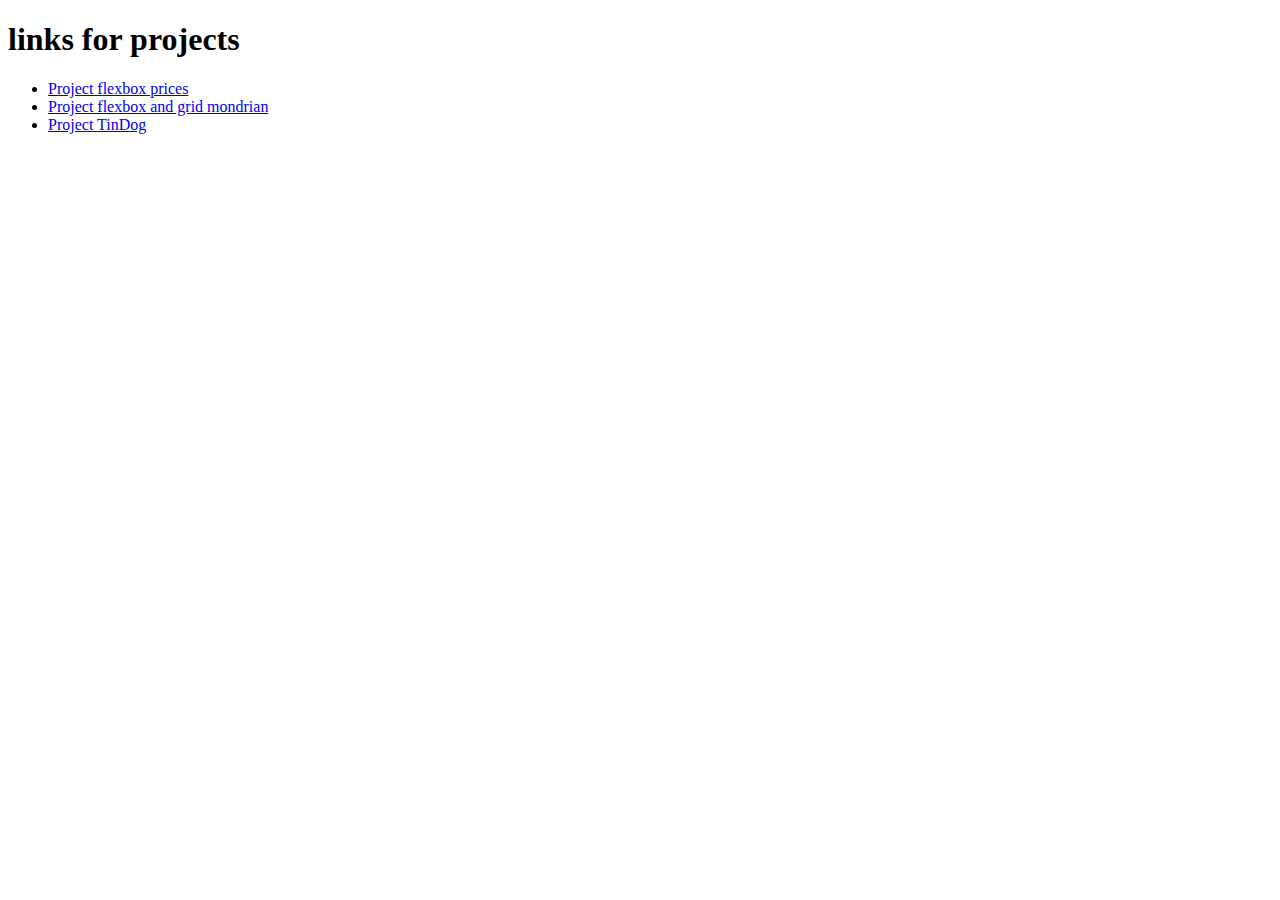
<file: index.html>
<!DOCTYPE html>
<html lang="en">
<head>
    <meta charset="UTF-8">
    <meta name="viewport" content="width=device-width, initial-scale=1.0">
    <title>Document</title>
</head>
<body>
    <h1>links for projects</h1>
    <ul>
        <li><a href="./public/flexbox_pricing.html">Project flexbox prices</a></li>
        <li><a href="./public/Project_flexbox_grid_Mondrian.html">Project flexbox and grid mondrian</a></li>
        <li> <a href="./public/Tindog/Project_Tindong.html"> Project TinDog </a> </li>
    </ul>
    
</body>
</html>
</file>
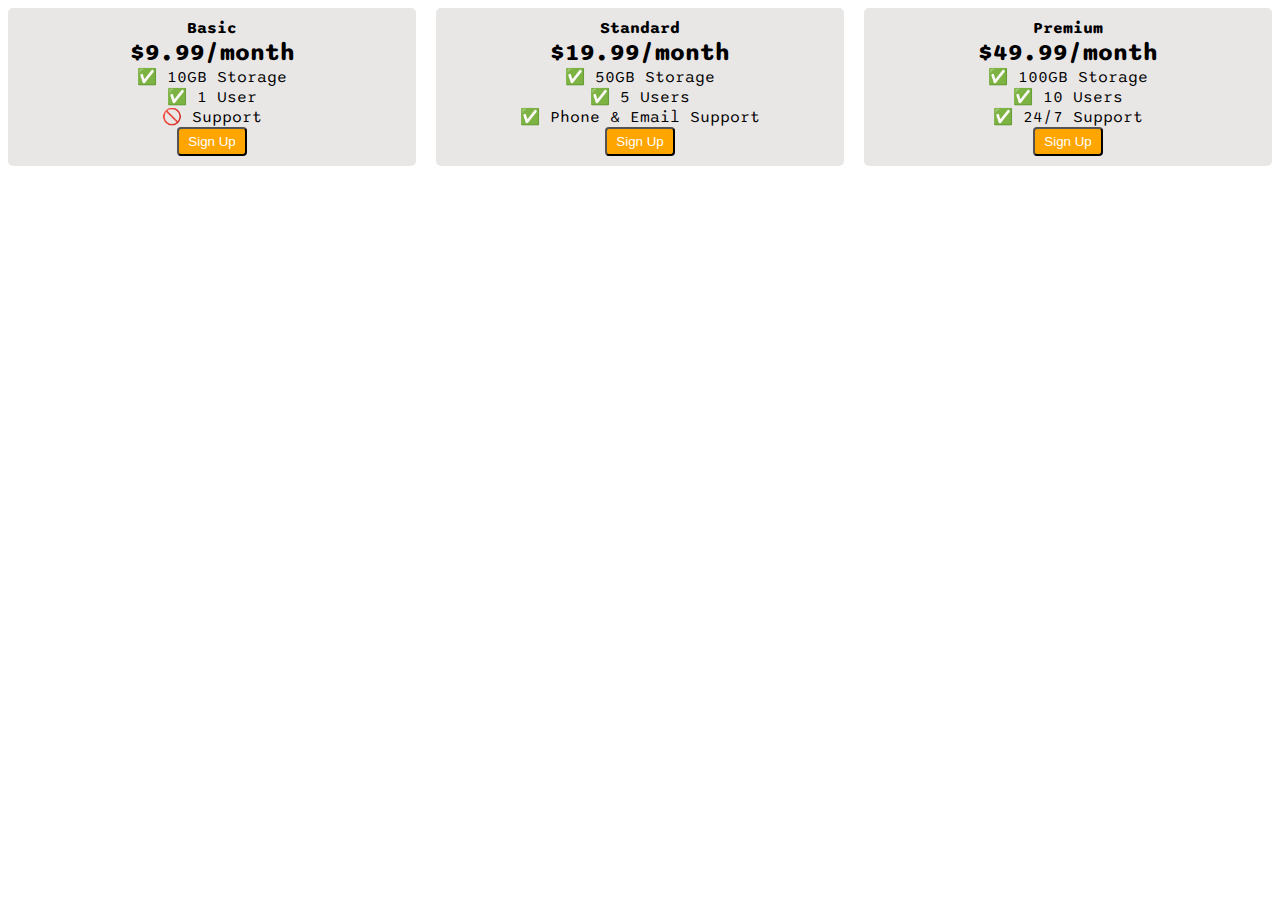
<file: flexbox_pricing.html>
<!DOCTYPE html>
<html>
  <head>
    <title>Flexbox Pricing Table</title>
    <link rel="preconnect" href="https://fonts.googleapis.com" />
    <link rel="preconnect" href="https://fonts.gstatic.com" crossorigin />
    <link
      href="https://fonts.googleapis.com/css2?family=Sono:wght@400;700&display=swap"
      rel="stylesheet"
    />
    <style>
      body {
        font-family: "Sono", sans-serif;
      }

      .pricing-container{
        display: flex;
        gap: 20px;
       
        

      }

      .pricing-plan{
        background-color: rgb(233, 230, 230);
        flex-grow:1;
        flex-shrink:1;
        flex-basis:0%;
        padding: 10px;
        display: flex;
        flex-direction: column;
        align-items: center; 
        border-radius: 5px;
      }

      .plan-title{
        font-weight: bold;
       
      }

      .plan-price{
        font-size:18pt;
        font-weight: bold;
       

      }

      .plan-features{
        list-style: none;
        text-align: center;       
        margin: 0;
        padding: 0;       
      }

      .plan-button{
        color: white;
        background-color: orange;
        border-radius: 4px;
        padding:5px; 
        width: 70px;
        
       
        
      }

      /* Hint: What can you do with a media query and flexbox? */
      @media (max-width: 1250px) {
      }
    </style>

  </head>

  <body>
    <div class="pricing-container">
      <div class="pricing-plan">
        <div class="plan-title">Basic</div>
        <div class="plan-price">$9.99/month</div>
        <ul class="plan-features">
          <li>✅ 10GB Storage</li>
          <li>✅ 1 User</li>
          <li>🚫 Support</li>
        </ul>
        <button class="plan-button">Sign Up</button>
      </div>

      <div class="pricing-plan">
        <div class="plan-title">Standard</div>
        <div class="plan-price">$19.99/month</div>
        <ul class="plan-features">
          <li>✅ 50GB Storage</li>
          <li>✅ 5 Users</li>
          <li>✅ Phone &amp; Email Support</li>
        </ul>
        <button class="plan-button">Sign Up</button>
      </div>

      <div class="pricing-plan">
        <div class="plan-title">Premium</div>
        <div class="plan-price">$49.99/month</div>
        <ul class="plan-features">
          <li>✅ 100GB Storage</li>
          <li>✅ 10 Users</li>
          <li>✅ 24/7 Support</li>
        </ul>
        <button class="plan-button">Sign Up</button>
      </div>

    </div>

  </body>
</html>

<!-- here is the unicode character for the checkmark " &#x2705;"  and for the stop sign "&#x1F6AB;"


use this website to find the emojis: https://emojipedia.org/prohibited#technical-->
</file>
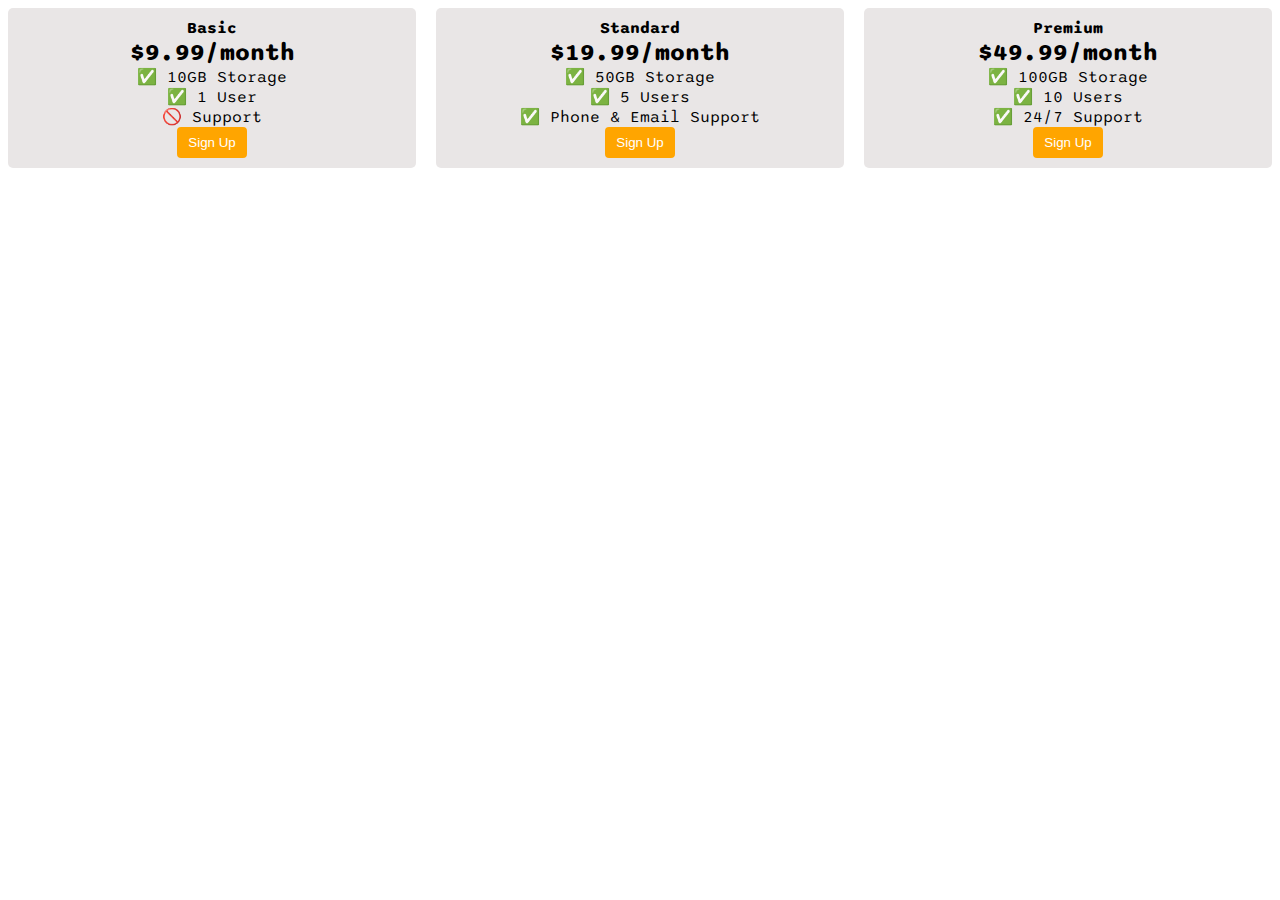
<file: public/flexbox_pricing.html>
<!DOCTYPE html>
<html>
  <head>
    <title>Flexbox Pricing Table</title>
    <link rel="preconnect" href="https://fonts.googleapis.com" />
    <link rel="preconnect" href="https://fonts.gstatic.com" crossorigin />
    <link
      href="https://fonts.googleapis.com/css2?family=Sono:wght@400;700&display=swap"
      rel="stylesheet"
    />
    <style>
      body {
        font-family: "Sono", sans-serif;
      }

      .pricing-container{
        display: flex;
        gap: 20px;
      }

      .pricing-plan{
        background-color: rgb(233, 230, 230);
        flex-grow:1;
        flex-shrink:1;
        flex-basis:0%;
        padding: 10px;
        display: flex;
        flex-direction: column;
        align-items: center; 
        border-radius: 5px;
      }

      .plan-title{
        font-weight: bold;
       
      }

      .plan-price{
        font-size:18pt;
        font-weight: bold;
       

      }

      .plan-features{
        list-style: none;
        text-align: center;       
        margin: 0;
        padding: 0;       
      }

      .plan-button{
        color: white;
        background-color: orange;
        border-radius: 4px;
        padding:5px; 
        width: 70px;
        border: solid orange;
        
       
        
      }

      /* Hint: What can you do with a media query and flexbox? */
      @media (max-width: 1250px) {
        
        .pricing-container {         
          display: flex;
          gap: 20px;         
          flex-direction: column;
          align-items: center;
          
        }

        .pricing-plan{
          width: 40%;          
        }
          
      


      }
    </style>

  </head>

  <body>
    <div class="pricing-container">
      <div class="pricing-plan">
        <div class="plan-title">Basic</div>
        <div class="plan-price">$9.99/month</div>
        <ul class="plan-features">
          <li>✅ 10GB Storage</li>
          <li>✅ 1 User</li>
          <li>🚫 Support</li>
        </ul>
        <button class="plan-button">Sign Up</button>
      </div>

      <div class="pricing-plan">
        <div class="plan-title">Standard</div>
        <div class="plan-price">$19.99/month</div>
        <ul class="plan-features">
          <li>✅ 50GB Storage</li>
          <li>✅ 5 Users</li>
          <li>✅ Phone &amp; Email Support</li>
        </ul>
        <button class="plan-button">Sign Up</button>
      </div>

      <div class="pricing-plan">
        <div class="plan-title">Premium</div>
        <div class="plan-price">$49.99/month</div>
        <ul class="plan-features">
          <li>✅ 100GB Storage</li>
          <li>✅ 10 Users</li>
          <li>✅ 24/7 Support</li>
        </ul>
        <button class="plan-button">Sign Up</button>
      </div>

    </div>

  </body>
</html>

<!-- here is the unicode character for the checkmark " &#x2705;"  and for the stop sign "&#x1F6AB;"


use this website to find the emojis: https://emojipedia.org/prohibited#technical-->
</file>
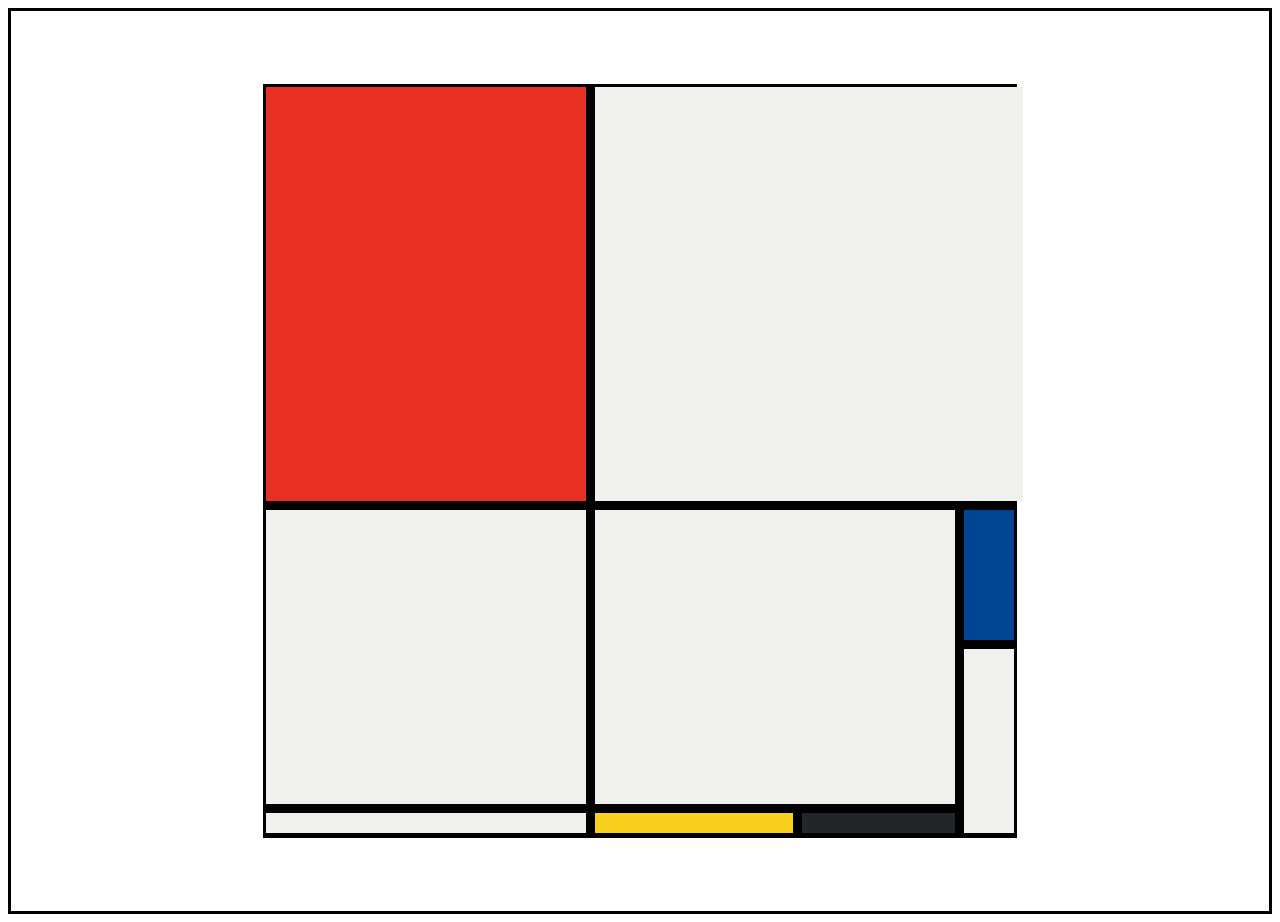
<file: public/Project_flexbox_grid_Mondrian.html>
<!DOCTYPE html>
<html lang="en">

<head>
  <meta charset="UTF-8">
  <meta name="viewport" content="width=device-width, initial-scale=1.0">
  <title>Project Mondrian using flexbox and grid</title>
  <style>
    /* 
    Write your CSS here 
    Gap Colour: #000
    White: #F0F1EC
    Red: #E72F24
    Black: #232629
    Blue: #004592
    Yellow: #F9D01E

    For dimensions, see dimensions.png image.
    HINT: Remember you can't change the properties of grid lines.
    But grid lines are transparent!
    */


    .flexbox_container{
      display:flex;
      border: solid;  
      height: 100vh;   
      justify-content: center;
      align-items: center;


    }

    .grid_container{
      display:grid;
      border: solid;
      height: 748px;
      width: 748px;
      grid-template-columns: 320px 198px 153px 50px;
      grid-template-rows: 414px 130px 155px 20px;
      gap: 9px;
      background-color: #000;
     
    }

    .cell{
      background-color: #F0F1EC;
    }

    .one{
      background-color: #E72F24;
    }
    
    .two{
      grid-area: 1/2/1/end
    }

    .three{
      grid-area: 2/1/4/2
    }

    .four{
      grid-area: 2/2/4/4;
    }

    .five{
      background-color:#004592;
    }

    .six{
      grid-area: 4/1/5/2
    }
    
    .seven{
      grid-area: 4/2/5/3;
      background-color: #F9D01E ;
    }

    .eight{
      grid-area: 4/3/5/4;
      background-color:#232629 ;
    }

    .nine{
      grid-area: 3/4/5/5
      
    }


  </style>
</head>

<body>
  <!-- Write your HTML here -->
  <div class="flexbox_container">

    <div class="grid_container">
      <div class="cell one"></div>
      <div class="cell two"></div>
      <div class="cell three"></div>
      <div class="cell four"></div>
      <div class="cell five"></div>
      <div class="cell six"></div>
      <div class="cell seven"></div>
      <div class="cell eight"></div>
      <div class="cell nine"></div>      
    </div>

  </div>
</body>

</html>
</file>
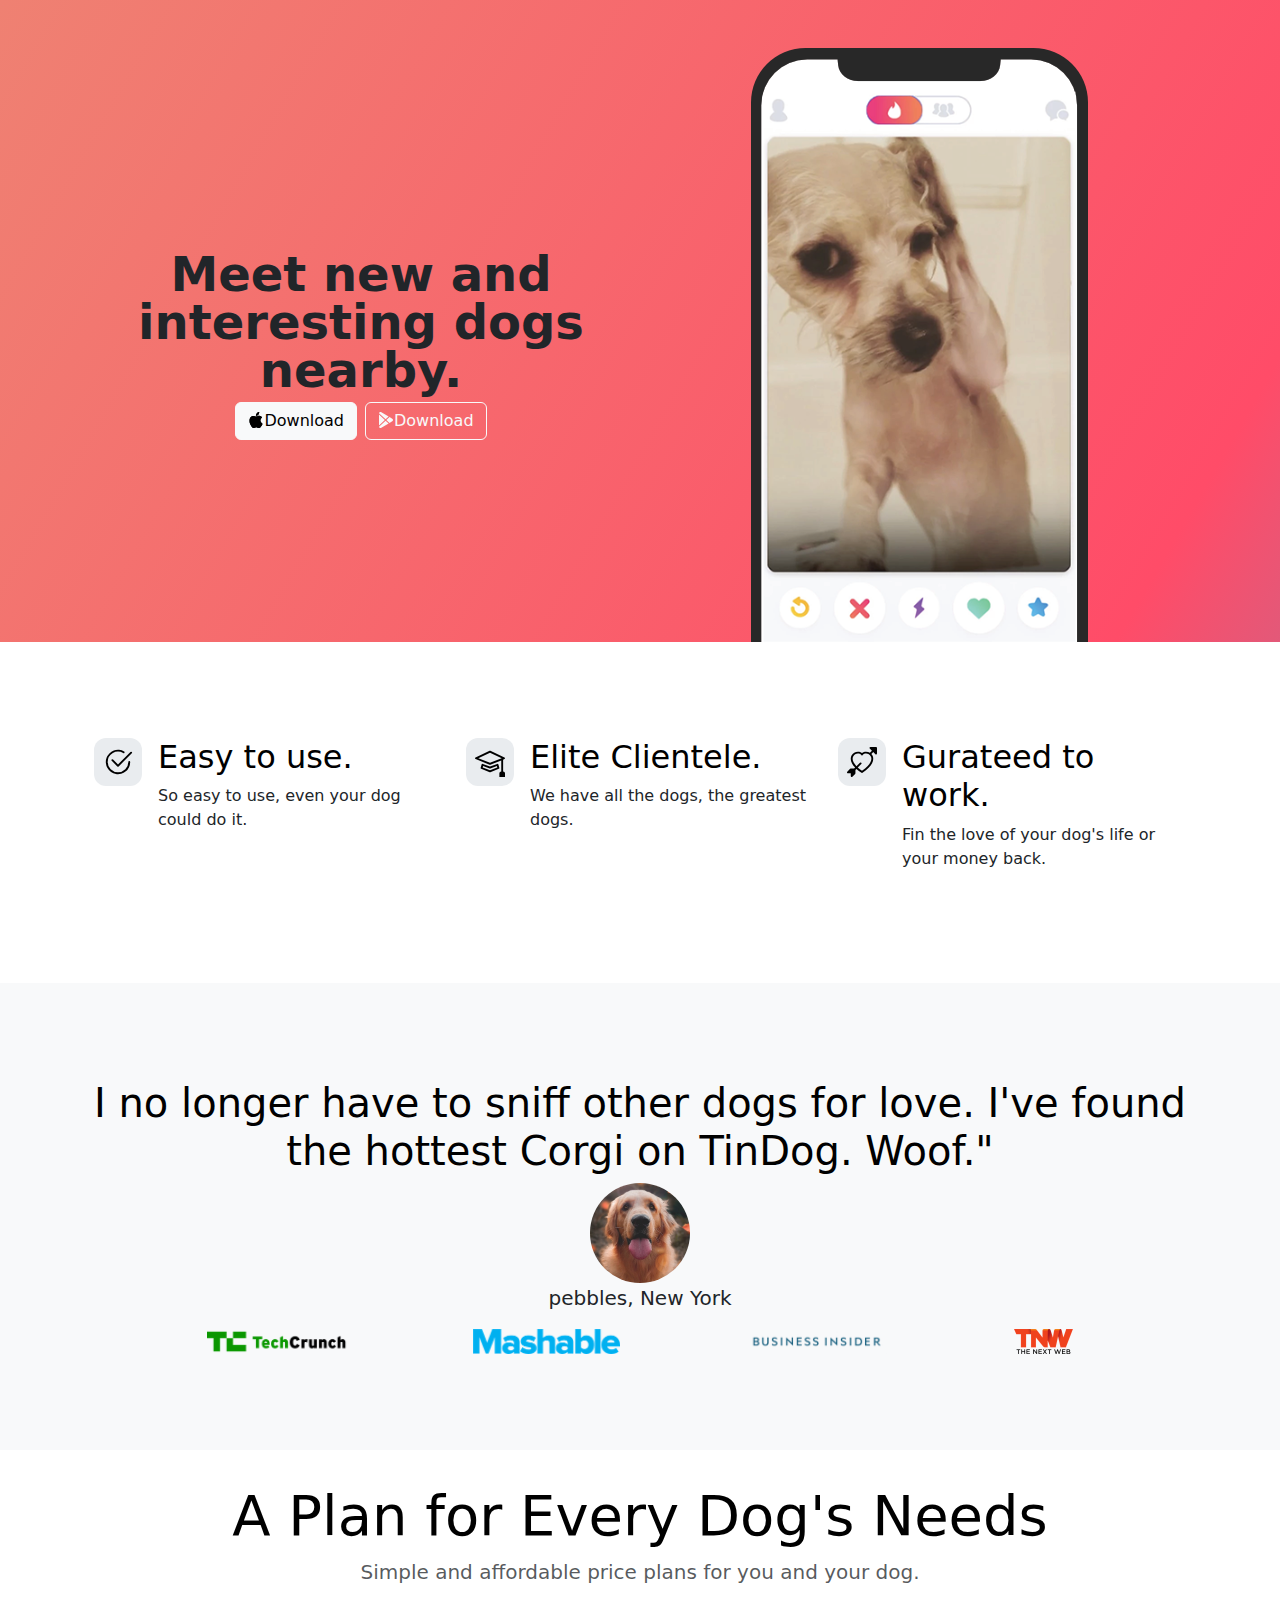
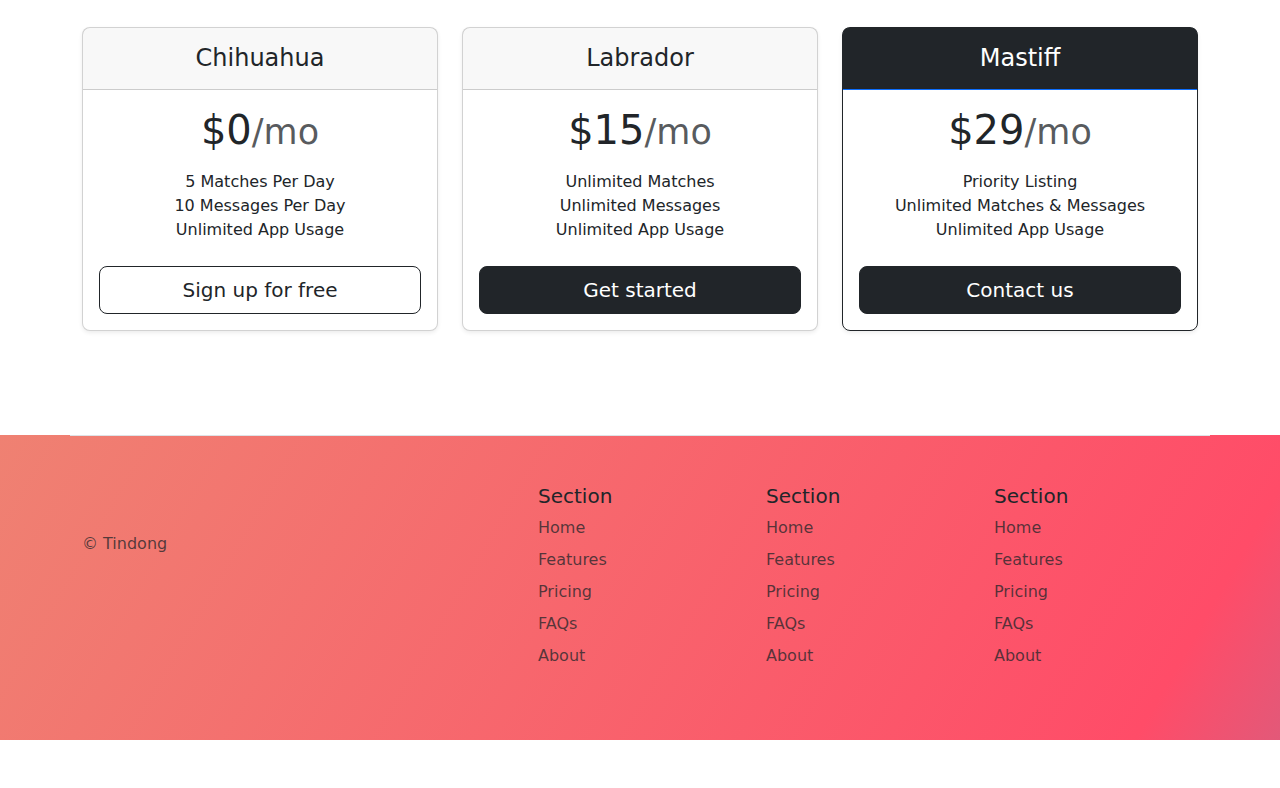
<file: public/Tindog/Project_Tindong.html>
<!DOCTYPE html>
<html lang="en">

<head>
  <meta charset="UTF-8">
  <meta name="viewport" content="width=device-width, initial-scale=1.0">
 
  <title>TinDog: Match your Dog</title>
  <link href="https://cdn.jsdelivr.net/npm/bootstrap@5.3.3/dist/css/bootstrap.min.css" rel="stylesheet" integrity="sha384-QWTKZyjpPEjISv5WaRU9OFeRpok6YctnYmDr5pNlyT2bRjXh0JMhjY6hW+ALEwIH" crossorigin="anonymous">
  <link rel="stylesheet" href="./css/style.css">
</head>

<body>
  
  

  <!-- Title -->
  <section id="title" class="gradient-background">
    <div class="container text-center px-4 pt-5"> 
      <div class="row d-flex flex-row-reverse align-items-center">

        <div class="col-10 col-sm-8 col-lg-6">
          <img src="./images/iphone.png" alt="iphone">
        </div>

        <div class="col-lg-6 ">
         <h1 class="display-5 fw-bold  lh-1 ">Meet new and interesting dogs nearby.</h1>
         <div class="d-flex flex-column flex-sm-row  justify-content-center gap-2 ">
          <button type="button" class="btn btn-light">
            <svg xmlns="http://www.w3.org/2000/svg" width="16" height="16" fill="currentColor"
                class="bi bi-apple mb-1" viewBox="0 0 16 16">
<path
                  d="M11.182.008C11.148-.03 9.923.023 8.857 1.18c-1.066 1.156-.902 2.482-.878 2.516.024.034 1.52.087 2.475-1.258.955-1.345.762-2.391.728-2.43Zm3.314 11.733c-.048-.096-2.325-1.234-2.113-3.422.212-2.189 1.675-2.789 1.698-2.854.023-.065-.597-.79-1.254-1.157a3.692 3.692 0 0 0-1.563-.434c-.108-.003-.483-.095-1.254.116-.508.139-1.653.589-1.968.607-.316.018-1.256-.522-2.267-.665-.647-.125-1.333.131-1.824.328-.49.196-1.422.754-2.074 2.237-.652 1.482-.311 3.83-.067 4.56.244.729.625 1.924 1.273 2.796.576.984 1.34 1.667 1.659 1.899.319.232 1.219.386 1.843.067.502-.308 1.408-.485 1.766-.472.357.013 1.061.154 1.782.539.571.197 1.111.115 1.652-.105.541-.221 1.324-1.059 2.238-2.758.347-.79.505-1.217.473-1.282Z" />
<path
                  d="M11.182.008C11.148-.03 9.923.023 8.857 1.18c-1.066 1.156-.902 2.482-.878 2.516.024.034 1.52.087 2.475-1.258.955-1.345.762-2.391.728-2.43Zm3.314 11.733c-.048-.096-2.325-1.234-2.113-3.422.212-2.189 1.675-2.789 1.698-2.854.023-.065-.597-.79-1.254-1.157a3.692 3.692 0 0 0-1.563-.434c-.108-.003-.483-.095-1.254.116-.508.139-1.653.589-1.968.607-.316.018-1.256-.522-2.267-.665-.647-.125-1.333.131-1.824.328-.49.196-1.422.754-2.074 2.237-.652 1.482-.311 3.83-.067 4.56.244.729.625 1.924 1.273 2.796.576.984 1.34 1.667 1.659 1.899.319.232 1.219.386 1.843.067.502-.308 1.408-.485 1.766-.472.357.013 1.061.154 1.782.539.571.197 1.111.115 1.652-.105.541-.221 1.324-1.059 2.238-2.758.347-.79.505-1.217.473-1.282Z" />
            </svg>Download</button>
          <button type="button" class="btn btn-outline-light"> 
            <svg xmlns="http://www.w3.org/2000/svg" width="16" height="16" fill="currentColor"
            class="bi bi-google-play mb-1" viewBox="0 0 16 16">
<path
              d="M14.222 9.374c1.037-.61 1.037-2.137 0-2.748L11.528 5.04 8.32 8l3.207 2.96 2.694-1.586Zm-3.595 2.116L7.583 8.68 1.03 14.73c.201 1.029 1.36 1.61 2.303 1.055l7.294-4.295ZM1 13.396V2.603L6.846 8 1 13.396ZM1.03 1.27l6.553 6.05 3.044-2.81L3.333.215C2.39-.341 1.231.24 1.03 1.27Z" />
            </svg>Download</button>

         </div>
        </div>   

       
             

        

      </div>
    </div>
   
  </section>

  <!-- Features -->
  <section id="features" >
    <div class="container px-4 py-5" id="hanging-icons">      
      <div class="row g-4 py-5 row-cols-1 row-cols-lg-3">

        <div class="col d-flex align-items-start">
          <div class="icon-square text-body-emphasis bg-body-secondary d-inline-flex align-items-center justify-content-center fs-4 flex-shrink-0 me-3">
            <svg xmlns="http://www.w3.org/2000/svg" height="30" fill="currentColor" class="bi bi-check2-circle"
              viewBox="0 0 16 16">
<path
                d="M2.5 8a5.5 5.5 0 0 1 8.25-4.764.5.5 0 0 0 .5-.866A6.5 6.5 0 1 0 14.5 8a.5.5 0 0 0-1 0 5.5 5.5 0 1 1-11 0z" />
<path
                d="M15.354 3.354a.5.5 0 0 0-.708-.708L8 9.293 5.354 6.646a.5.5 0 1 0-.708.708l3 3a.5.5 0 0 0 .708 0l7-7z" />
            </svg>         

          </div>
          <div>
            <h3 class="fs-2 text-body-emphasis">Easy to use.</h3>
            <p>So easy to use, even your dog could do it.</p>            
          </div>
        </div>
        <div class="col d-flex align-items-start">
          <div class="icon-square text-body-emphasis bg-body-secondary d-inline-flex align-items-center justify-content-center fs-4 flex-shrink-0 me-3">
            <svg xmlns="http://www.w3.org/2000/svg" height="30" fill="currentColor" class="bi bi-mortarboard" viewBox="0 0 16 16">
              <path d="M8.211 2.047a.5.5 0 0 0-.422 0l-7.5 3.5a.5.5 0 0 0 .025.917l7.5 3a.5.5 0 0 0 .372 0L14 7.14V13a1 1 0 0 0-1 1v2h3v-2a1 1 0 0 0-1-1V6.739l.686-.275a.5.5 0 0 0 .025-.917l-7.5-3.5ZM8 8.46 1.758 5.965 8 3.052l6.242 2.913L8 8.46Z"/>
              <path d="M4.176 9.032a.5.5 0 0 0-.656.327l-.5 1.7a.5.5 0 0 0 .294.605l4.5 1.8a.5.5 0 0 0 .372 0l4.5-1.8a.5.5 0 0 0 .294-.605l-.5-1.7a.5.5 0 0 0-.656-.327L8 10.466 4.176 9.032Zm-.068 1.873.22-.748 3.496 1.311a.5.5 0 0 0 .352 0l3.496-1.311.22.748L8 12.46l-3.892-1.556Z"/>
              </svg>
            
          </div>
          <div>
            <h3 class="fs-2 text-body-emphasis"> Elite Clientele.</h3>
            <p>We have all the dogs, the greatest dogs.</p>
           
          </div>
        </div>
        <div class="col d-flex align-items-start">
          <div class="icon-square text-body-emphasis bg-body-secondary d-inline-flex align-items-center justify-content-center fs-4 flex-shrink-0 me-3">
            <svg xmlns="http://www.w3.org/2000/svg" height="30" fill="currentColor" class="bi bi-arrow-through-heart"
              viewBox="0 0 16 16">
            <path fill-rule="evenodd"
                d="M2.854 15.854A.5.5 0 0 1 2 15.5V14H.5a.5.5 0 0 1-.354-.854l1.5-1.5A.5.5 0 0 1 2 11.5h1.793l.53-.53c-.771-.802-1.328-1.58-1.704-2.32-.798-1.575-.775-2.996-.213-4.092C3.426 2.565 6.18 1.809 8 3.233c1.25-.98 2.944-.928 4.212-.152L13.292 2 12.147.854A.5.5 0 0 1 12.5 0h3a.5.5 0 0 1 .5.5v3a.5.5 0 0 1-.854.354L14 2.707l-1.006 1.006c.236.248.44.531.6.845.562 1.096.585 2.517-.213 4.092-.793 1.563-2.395 3.288-5.105 5.08L8 13.912l-.276-.182a21.86 21.86 0 0 1-2.685-2.062l-.539.54V14a.5.5 0 0 1-.146.354l-1.5 1.5Zm2.893-4.894A20.419 20.419 0 0 0 8 12.71c2.456-1.666 3.827-3.207 4.489-4.512.679-1.34.607-2.42.215-3.185-.817-1.595-3.087-2.054-4.346-.761L8 4.62l-.358-.368c-1.259-1.293-3.53-.834-4.346.761-.392.766-.464 1.845.215 3.185.323.636.815 1.33 1.519 2.065l1.866-1.867a.5.5 0 1 1 .708.708L5.747 10.96Z" />
            </svg>  
          </div>
          <div>
            <h3 class="fs-2 text-body-emphasis">Gurateed to work.</h3>
            <p>Fin the love of your dog's life or your money back.</p>
            
          </div>
        </div>

      </div>
    </div>

  </section>

  <!-- Testimonial -->
  <section id="testimonial">
    <div class="p-5 text-center bg-body-tertiary">
      <div class="container py-5">
        <h1 class="text-body-emphasis">I no longer have to sniff other dogs for love. I've found the hottest Corgi on TinDog. Woof."</h1>
        <img src="./images/dog-img.jpg" alt="" class="rounded-circle" height="100px">
        <p class="col-lg-8 mx-auto lead">
          pebbles, New York
        </p>
        <div class="d-flex flex-column flex-sm-row justify-content-evenly ">
          <div class="myimage1"><img src="./images/techcrunch.png" height="25px" alt=""></div>
          <div class="myimage2"><img src="./images/mashable.png" height="25px" alt=""></div>
          <div class="myimage3"><img src="./images/bizinsider.png" height="25px" alt=""></div>
          <div class="myimgae4"><img src="./images/tnw.png" height="25px" alt=""></div>
        </div>
          
      </div>
    </div>

  </section>

  <!-- Pricing -->
  <section id="pricing">

    <div class="container py-3">
      <header>
    
        <div class="pricing-header p-3 pb-md-4 mx-auto text-center">
          <h1 class="display-4 fw-normal text-body-emphasis">A Plan for Every Dog's Needs</h1>
          <p class="fs-5 text-body-secondary">Simple and affordable price plans for you and your dog.</p>
        </div>
      </header>
    
      <main>
        <div class="row row-cols-1 row-cols-md-3 mb-3 text-center">
          <div class="col">
            <div class="card mb-4 rounded-3 shadow-sm">
              <div class="card-header py-3">
                <h4 class="my-0 fw-normal">Chihuahua</h4>
              </div>
              <div class="card-body">
                <h1 class="card-title pricing-card-title">$0<small class="text-body-secondary fw-light">/mo</small></h1>
                <ul class="list-unstyled mt-3 mb-4">
                  <li>5 Matches Per Day </li>
                  <li>10 Messages Per Day</li>
                  <li>Unlimited App Usage</li>                  
                </ul>
                <button type="button" class="w-100 btn btn-lg btn-outline-dark">Sign up for free</button>
              </div>
            </div>
          </div>
          <div class="col">
            <div class="card mb-4 rounded-3 shadow-sm">
              <div class="card-header py-3">
                <h4 class="my-0 fw-normal">Labrador</h4>
              </div>
              <div class="card-body">
                <h1 class="card-title pricing-card-title">$15<small class="text-body-secondary fw-light">/mo</small></h1>
                <ul class="list-unstyled mt-3 mb-4">
                  <li>Unlimited Matches</li>
                  <li>Unlimited Messages</li>
                  <li>Unlimited App Usage</li>                  
                </ul>
                <button type="button" class="w-100 btn btn-lg btn-dark">Get started</button>
              </div>
            </div>
          </div>
          <div class="col">
            <div class="card mb-4 rounded-3 shadow-sm border-dark ">
              <div class="card-header py-3 text-bg-primary border-primary bg-dark ">
                <h4 class="my-0 fw-normal">Mastiff</h4>
              </div>
              <div class="card-body">
                <h1 class="card-title pricing-card-title">$29<small class="text-body-secondary fw-light">/mo</small></h1>
                <ul class="list-unstyled mt-3 mb-4">
                  <li>Priority Listing</li>
                  <li>Unlimited Matches & Messages</li>
                  <li>Unlimited App Usage</li>                  
                </ul>
                <button type="button" class="w-100 btn btn-lg btn-dark">Contact us</button>
              </div>
            </div>
          </div>
        </div>  
       
      </main>    
     
    </div>

  </section>

  <!-- Footer -->
  <section id="footer" class="gradient-background">

    <div class="container">
  <footer class="row row-cols-1 row-cols-sm-2 row-cols-md-5 py-5 my-5 border-top">
    <div class="col mb-3">
      <a href="/" class="d-flex align-items-center mb-3 link-body-emphasis text-decoration-none">
        <svg class="bi me-2" width="40" height="32"><use xlink:href="#bootstrap"></use></svg>
      </a>
      <p class="text-body-secondary">© Tindong</p>
    </div>

    <div class="col mb-3">

    </div>

    <div class="col mb-3">
      <h5>Section</h5>
      <ul class="nav flex-column">
        <li class="nav-item mb-2"><a href="#" class="nav-link p-0 text-body-secondary">Home</a></li>
        <li class="nav-item mb-2"><a href="#" class="nav-link p-0 text-body-secondary">Features</a></li>
        <li class="nav-item mb-2"><a href="#" class="nav-link p-0 text-body-secondary">Pricing</a></li>
        <li class="nav-item mb-2"><a href="#" class="nav-link p-0 text-body-secondary">FAQs</a></li>
        <li class="nav-item mb-2"><a href="#" class="nav-link p-0 text-body-secondary">About</a></li>
      </ul>
    </div>

    <div class="col mb-3">
      <h5>Section</h5>
      <ul class="nav flex-column">
        <li class="nav-item mb-2"><a href="#" class="nav-link p-0 text-body-secondary">Home</a></li>
        <li class="nav-item mb-2"><a href="#" class="nav-link p-0 text-body-secondary">Features</a></li>
        <li class="nav-item mb-2"><a href="#" class="nav-link p-0 text-body-secondary">Pricing</a></li>
        <li class="nav-item mb-2"><a href="#" class="nav-link p-0 text-body-secondary">FAQs</a></li>
        <li class="nav-item mb-2"><a href="#" class="nav-link p-0 text-body-secondary">About</a></li>
      </ul>
    </div>

    <div class="col mb-3">
      <h5>Section</h5>
      <ul class="nav flex-column">
        <li class="nav-item mb-2"><a href="#" class="nav-link p-0 text-body-secondary">Home</a></li>
        <li class="nav-item mb-2"><a href="#" class="nav-link p-0 text-body-secondary">Features</a></li>
        <li class="nav-item mb-2"><a href="#" class="nav-link p-0 text-body-secondary">Pricing</a></li>
        <li class="nav-item mb-2"><a href="#" class="nav-link p-0 text-body-secondary">FAQs</a></li>
        <li class="nav-item mb-2"><a href="#" class="nav-link p-0 text-body-secondary">About</a></li>
      </ul>
    </div>
  </footer>
</div>

  </section>

  <script src="https://cdn.jsdelivr.net/npm/bootstrap@5.3.3/dist/js/bootstrap.bundle.min.js" integrity="sha384-YvpcrYf0tY3lHB60NNkmXc5s9fDVZLESaAA55NDzOxhy9GkcIdslK1eN7N6jIeHz" crossorigin="anonymous"></script>
</body>

</html>
</file>
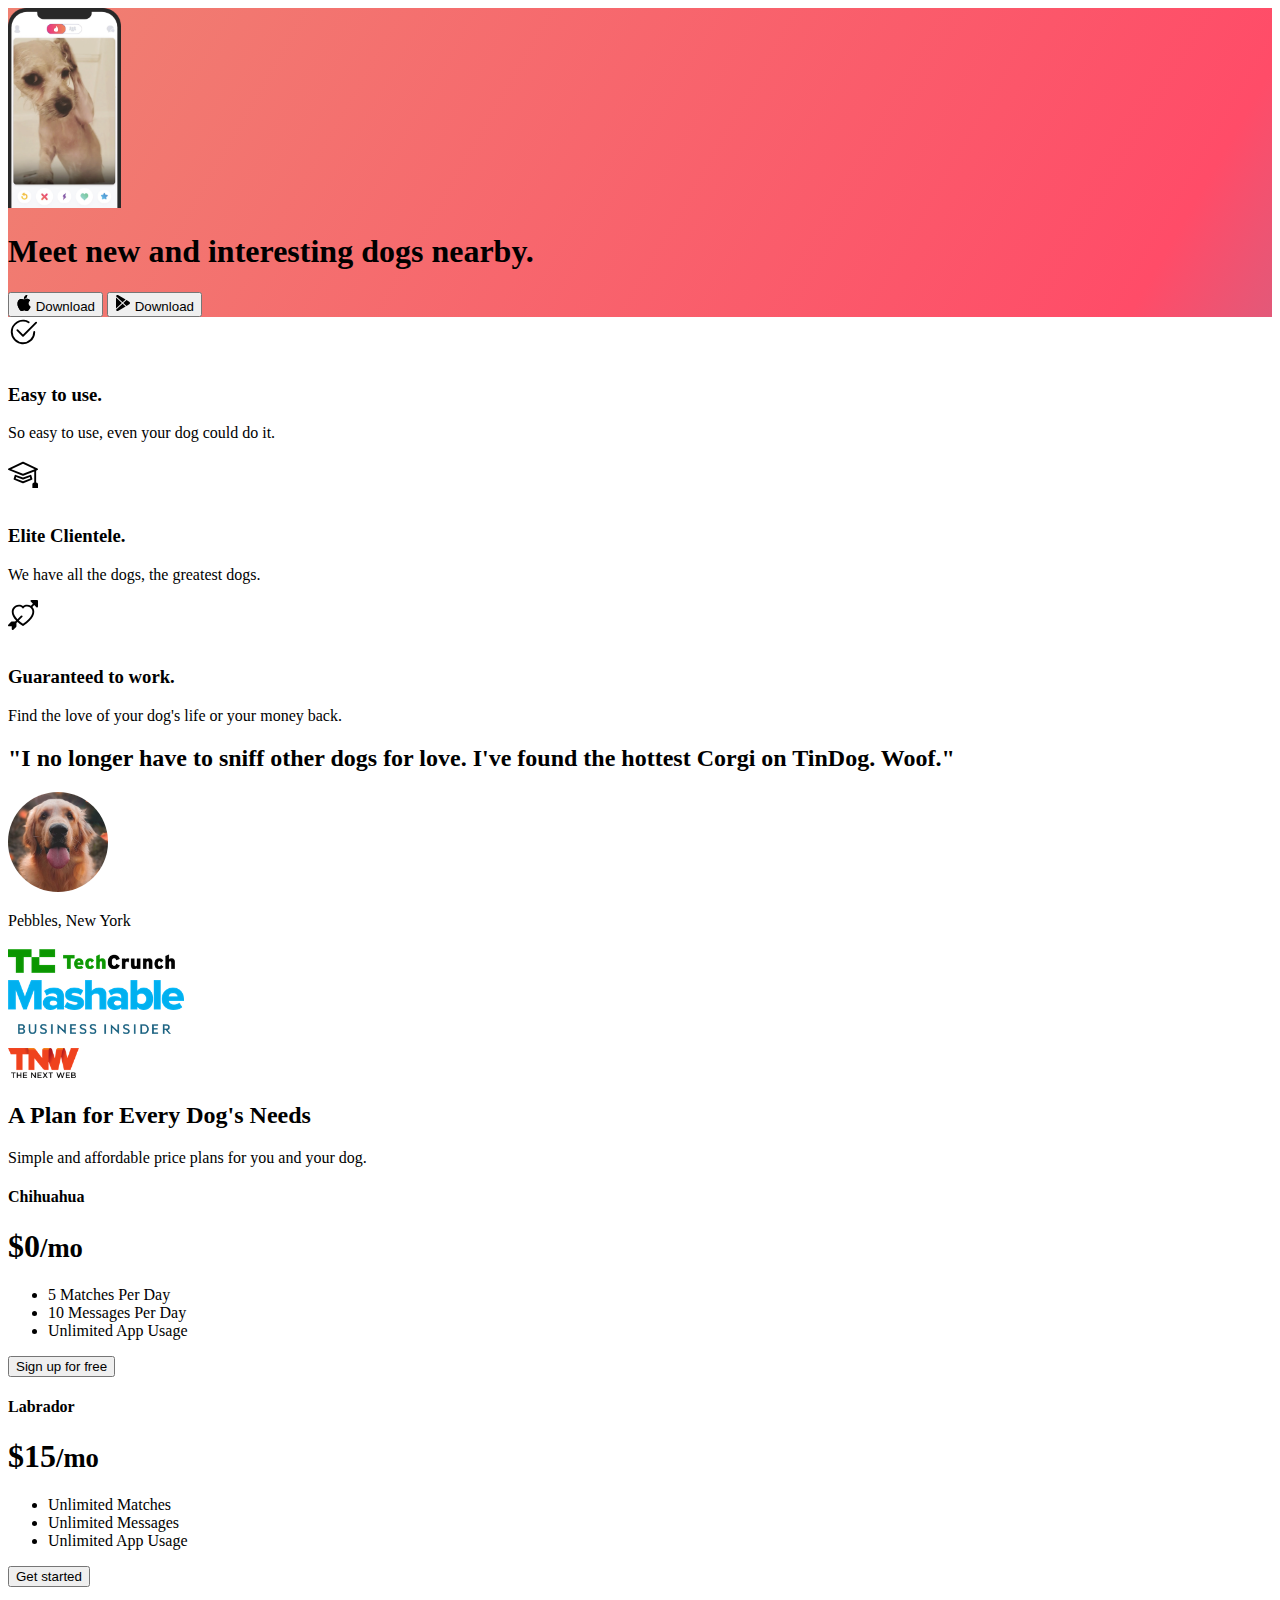
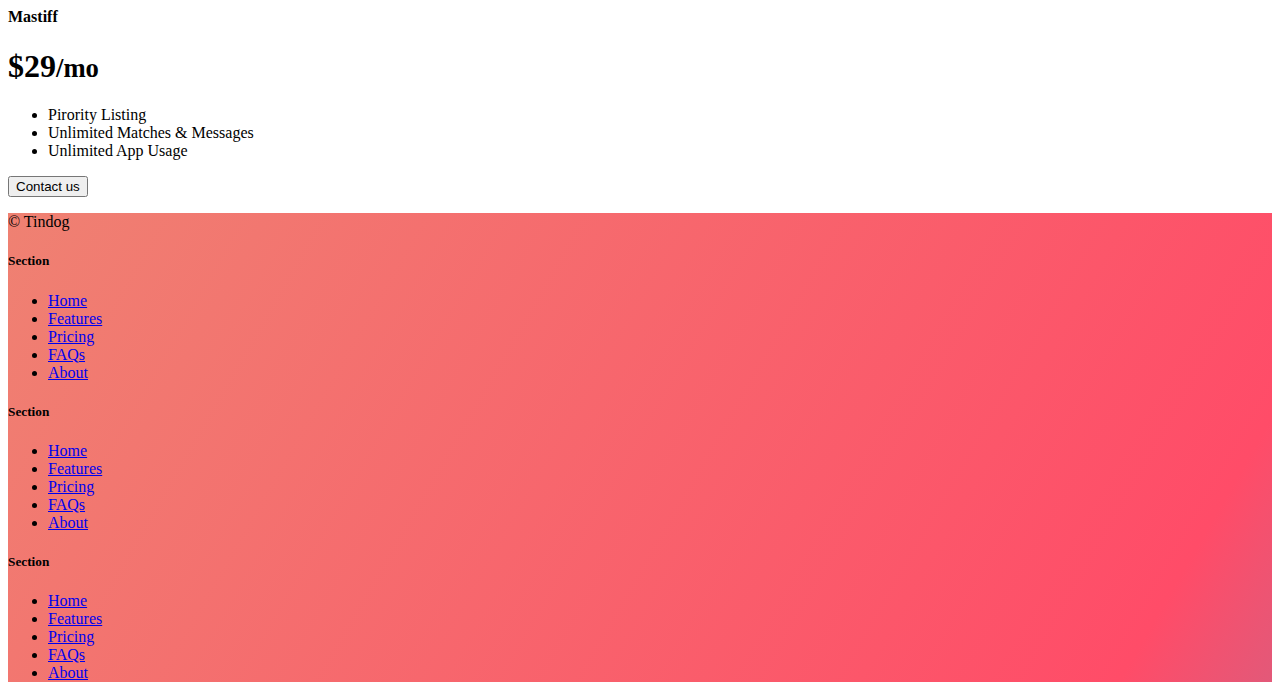
<file: public/Tindog/solution.html>
<!DOCTYPE html>
<html lang="en">

<head>
  <meta charset="UTF-8">
  <meta name="viewport" content="width=device-width, initial-scale=1.0">
  <title>TinDog</title>
  <link href="https://cdn.jsdelivr.net/npm/bootstrap@5.3.0-alpha3/dist/css/bootstrap.min.css" rel="stylesheet"
    integrity="sha384-KK94CHFLLe+nY2dmCWGMq91rCGa5gtU4mk92HdvYe+M/SXH301p5ILy+dN9+nJOZ" crossorigin="anonymous">
  <link rel="stylesheet" href="./css/solution.css">
</head>

<body>


  <!-- Title -->
  <section id="title" class="gradient-background">

    <div class="container col-xxl-8 px-4 pt-5">
      <div class="row flex-lg-row-reverse align-items-center g-5 pt-5">
        <div class="col-10 col-sm-8 col-lg-6">
          <img src="./images/iphone.png" class="d-block mx-lg-auto img-fluid" alt="Bootstrap Themes" height="200"
            loading="lazy">
        </div>
        <div class="col-lg-6">
          <h1 class="display-5 fw-bold text-body-emphasis lh-1 mb-3">Meet new and interesting dogs nearby.</h1>

          <div class="d-grid gap-2 d-md-flex justify-content-md-start">
            <button type="button" class="btn btn-light btn-lg px-4 me-md-2"><svg xmlns="http://www.w3.org/2000/svg"
                width="16" height="16" fill="currentColor" class="bi bi-apple mb-1" viewBox="0 0 16 16">
                <path
                  d="M11.182.008C11.148-.03 9.923.023 8.857 1.18c-1.066 1.156-.902 2.482-.878 2.516.024.034 1.52.087 2.475-1.258.955-1.345.762-2.391.728-2.43Zm3.314 11.733c-.048-.096-2.325-1.234-2.113-3.422.212-2.189 1.675-2.789 1.698-2.854.023-.065-.597-.79-1.254-1.157a3.692 3.692 0 0 0-1.563-.434c-.108-.003-.483-.095-1.254.116-.508.139-1.653.589-1.968.607-.316.018-1.256-.522-2.267-.665-.647-.125-1.333.131-1.824.328-.49.196-1.422.754-2.074 2.237-.652 1.482-.311 3.83-.067 4.56.244.729.625 1.924 1.273 2.796.576.984 1.34 1.667 1.659 1.899.319.232 1.219.386 1.843.067.502-.308 1.408-.485 1.766-.472.357.013 1.061.154 1.782.539.571.197 1.111.115 1.652-.105.541-.221 1.324-1.059 2.238-2.758.347-.79.505-1.217.473-1.282Z" />
                <path
                  d="M11.182.008C11.148-.03 9.923.023 8.857 1.18c-1.066 1.156-.902 2.482-.878 2.516.024.034 1.52.087 2.475-1.258.955-1.345.762-2.391.728-2.43Zm3.314 11.733c-.048-.096-2.325-1.234-2.113-3.422.212-2.189 1.675-2.789 1.698-2.854.023-.065-.597-.79-1.254-1.157a3.692 3.692 0 0 0-1.563-.434c-.108-.003-.483-.095-1.254.116-.508.139-1.653.589-1.968.607-.316.018-1.256-.522-2.267-.665-.647-.125-1.333.131-1.824.328-.49.196-1.422.754-2.074 2.237-.652 1.482-.311 3.83-.067 4.56.244.729.625 1.924 1.273 2.796.576.984 1.34 1.667 1.659 1.899.319.232 1.219.386 1.843.067.502-.308 1.408-.485 1.766-.472.357.013 1.061.154 1.782.539.571.197 1.111.115 1.652-.105.541-.221 1.324-1.059 2.238-2.758.347-.79.505-1.217.473-1.282Z" />
              </svg> Download</button>
            <button type="button" class="btn btn-outline-light btn-lg px-4"><svg xmlns="http://www.w3.org/2000/svg"
                width="16" height="16" fill="currentColor" class="bi bi-google-play mb-1" viewBox="0 0 16 16">
                <path
                  d="M14.222 9.374c1.037-.61 1.037-2.137 0-2.748L11.528 5.04 8.32 8l3.207 2.96 2.694-1.586Zm-3.595 2.116L7.583 8.68 1.03 14.73c.201 1.029 1.36 1.61 2.303 1.055l7.294-4.295ZM1 13.396V2.603L6.846 8 1 13.396ZM1.03 1.27l6.553 6.05 3.044-2.81L3.333.215C2.39-.341 1.231.24 1.03 1.27Z" />
              </svg> Download</button>
          </div>
        </div>
      </div>
    </div>
  </section>
  <!-- Features -->
  <section id="features">
    <div class="container mt-5">
      <div class="row g-4 py-5 row-cols-1 row-cols-lg-3">
        <div class="col d-flex align-items-start">
          <div
            class="icon-square text-body-emphasis bg-body-secondary d-inline-flex align-items-center justify-content-center fs-4 flex-shrink-0 me-3">
            <svg xmlns="http://www.w3.org/2000/svg" height="30" fill="currentColor" class="bi bi-check2-circle"
              viewBox="0 0 16 16">
              <path
                d="M2.5 8a5.5 5.5 0 0 1 8.25-4.764.5.5 0 0 0 .5-.866A6.5 6.5 0 1 0 14.5 8a.5.5 0 0 0-1 0 5.5 5.5 0 1 1-11 0z" />
              <path
                d="M15.354 3.354a.5.5 0 0 0-.708-.708L8 9.293 5.354 6.646a.5.5 0 1 0-.708.708l3 3a.5.5 0 0 0 .708 0l7-7z" />
            </svg>
          </div>
          <div>
            <h3 class="fs-2">Easy to use.</h3>
            <p>So easy to use, even your dog could do it.</p>

          </div>
        </div>
        <div class="col d-flex align-items-start">
          <div
            class="icon-square text-body-emphasis bg-body-secondary d-inline-flex align-items-center justify-content-center fs-4 flex-shrink-0 me-3">
            <svg xmlns="http://www.w3.org/2000/svg" height="30" fill="currentColor" class="bi bi-mortarboard"
              viewBox="0 0 16 16">
              <path
                d="M8.211 2.047a.5.5 0 0 0-.422 0l-7.5 3.5a.5.5 0 0 0 .025.917l7.5 3a.5.5 0 0 0 .372 0L14 7.14V13a1 1 0 0 0-1 1v2h3v-2a1 1 0 0 0-1-1V6.739l.686-.275a.5.5 0 0 0 .025-.917l-7.5-3.5ZM8 8.46 1.758 5.965 8 3.052l6.242 2.913L8 8.46Z" />
              <path
                d="M4.176 9.032a.5.5 0 0 0-.656.327l-.5 1.7a.5.5 0 0 0 .294.605l4.5 1.8a.5.5 0 0 0 .372 0l4.5-1.8a.5.5 0 0 0 .294-.605l-.5-1.7a.5.5 0 0 0-.656-.327L8 10.466 4.176 9.032Zm-.068 1.873.22-.748 3.496 1.311a.5.5 0 0 0 .352 0l3.496-1.311.22.748L8 12.46l-3.892-1.556Z" />
            </svg>
          </div>
          <div>
            <h3 class="fs-2">Elite Clientele.</h3>
            <p>We have all the dogs, the greatest dogs.</p>

          </div>
        </div>
        <div class="col d-flex align-items-start">
          <div
            class="icon-square text-body-emphasis bg-body-secondary d-inline-flex align-items-center justify-content-center fs-4 flex-shrink-0 me-3">
            <svg xmlns="http://www.w3.org/2000/svg" height="30" fill="currentColor" class="bi bi-arrow-through-heart"
              viewBox="0 0 16 16">
              <path fill-rule="evenodd"
                d="M2.854 15.854A.5.5 0 0 1 2 15.5V14H.5a.5.5 0 0 1-.354-.854l1.5-1.5A.5.5 0 0 1 2 11.5h1.793l.53-.53c-.771-.802-1.328-1.58-1.704-2.32-.798-1.575-.775-2.996-.213-4.092C3.426 2.565 6.18 1.809 8 3.233c1.25-.98 2.944-.928 4.212-.152L13.292 2 12.147.854A.5.5 0 0 1 12.5 0h3a.5.5 0 0 1 .5.5v3a.5.5 0 0 1-.854.354L14 2.707l-1.006 1.006c.236.248.44.531.6.845.562 1.096.585 2.517-.213 4.092-.793 1.563-2.395 3.288-5.105 5.08L8 13.912l-.276-.182a21.86 21.86 0 0 1-2.685-2.062l-.539.54V14a.5.5 0 0 1-.146.354l-1.5 1.5Zm2.893-4.894A20.419 20.419 0 0 0 8 12.71c2.456-1.666 3.827-3.207 4.489-4.512.679-1.34.607-2.42.215-3.185-.817-1.595-3.087-2.054-4.346-.761L8 4.62l-.358-.368c-1.259-1.293-3.53-.834-4.346.761-.392.766-.464 1.845.215 3.185.323.636.815 1.33 1.519 2.065l1.866-1.867a.5.5 0 1 1 .708.708L5.747 10.96Z" />
            </svg>
          </div>
          <div>
            <h3 class="fs-2">Guaranteed to work.</h3>
            <p>Find the love of your dog's life or your money back.</p>

          </div>
        </div>
      </div>
    </div>
  </section>
  <!-- Testimonial -->
  <section id="testimonial">
    <div class="my-5">
      <div class="p-5 text-center bg-body-tertiary">
        <div class="container py-5">
          <h2 class="text-body-emphasis">"I no longer have to sniff other dogs for love. I've found the hottest Corgi on
            TinDog. Woof."</h2>
          <img class="profile-img mt-5" src="./images/dog-img.jpg" alt="dog image">
          <p class="col-lg-8 mx-auto lead mt-2">
            Pebbles, New York
          </p>
        </div>

        <div class="container">
          <div class="row">
            <div class="col-lg-3 col-sm-12">
              <img src="./images/techcrunch.png" alt="techcrunch" height="30">
            </div>
            <div class="col-lg-3 col-sm-12">
              <img src="./images/mashable.png" alt="mashable" height="30">
            </div>
            <div class="col-lg-3 col-sm-12">
              <img src="./images/bizinsider.png" alt="bizinsider" height="30">
            </div>
            <div class="col-lg-3 col-sm-12">
              <img src="./images/tnw.png" alt="tnw" height="30">
            </div>
          </div>
        </div>
      </div>
    </div>
  </section>
  <!-- Pricing -->
  <section id="pricing">
    <div class="container">
      <div class="pricing-header p-3 pb-md-4 mx-auto text-center">
        <h2 class="display-4 fw-normal">A Plan for Every Dog's Needs</h2>
        <p class="fs-5 text-body-secondary">Simple and affordable price plans for you and your dog.
      </div>
      <div class="row row-cols-1 row-cols-md-3 mb-3 text-center">
        <div class="col">
          <div class="card mb-4 rounded-3 shadow-sm">
            <div class="card-header py-3">
              <h4 class="my-0 fw-normal">Chihuahua</h4>
            </div>
            <div class="card-body">
              <h1 class="card-title pricing-card-title">$0<small class="text-body-secondary fw-light">/mo</small></h1>
              <ul class="list-unstyled mt-3 mb-4">
                <li>5 Matches Per Day</li>
                <li>10 Messages Per Day</li>
                <li>Unlimited App Usage</li>
              </ul>
              <button type="button" class="w-100 btn btn-lg btn-outline-dark">Sign up for free</button>
            </div>
          </div>
        </div>
        <div class="col">
          <div class="card mb-4 rounded-3 shadow-sm">
            <div class="card-header py-3">
              <h4 class="my-0 fw-normal">Labrador</h4>
            </div>
            <div class="card-body">
              <h1 class="card-title pricing-card-title">$15<small class="text-body-secondary fw-light">/mo</small></h1>
              <ul class="list-unstyled mt-3 mb-4">
                <li>Unlimited Matches</li>
                <li>Unlimited Messages</li>
                <li>Unlimited App Usage</li>
              </ul>
              <button type="button" class="w-100 btn btn-lg btn-dark">Get started</button>
            </div>
          </div>
        </div>
        <div class="col">
          <div class="card mb-4 rounded-3 shadow-sm border-dark">
            <div class="card-header py-3 text-bg-dark border-dark">
              <h4 class="my-0 fw-normal">Mastiff</h4>
            </div>
            <div class="card-body">
              <h1 class="card-title pricing-card-title">$29<small class="text-body-secondary fw-light">/mo</small></h1>
              <ul class="list-unstyled mt-3 mb-4">
                <li>Pirority Listing</li>
                <li>Unlimited Matches & Messages</li>
                <li>Unlimited App Usage</li>
              </ul>
              <button type="button" class="w-100 btn btn-lg btn-dark">Contact us</button>
            </div>
          </div>
        </div>
      </div>
    </div>
  </section>
  <!-- Footer -->
  <section id="contact" class="gradient-background">
    <div class="container ">
      <footer class="row row-cols-1 row-cols-sm-2 row-cols-md-5 py-5 mt-5 border-top">
        <div class="col mb-3">

          <p class="text-body-secondary">© Tindog</p>
        </div>

        <div class="col mb-3">

        </div>

        <div class="col mb-3">
          <h5>Section</h5>
          <ul class="nav flex-column">
            <li class="nav-item mb-2"><a href="#" class="nav-link p-0 text-body-secondary">Home</a></li>
            <li class="nav-item mb-2"><a href="#" class="nav-link p-0 text-body-secondary">Features</a></li>
            <li class="nav-item mb-2"><a href="#" class="nav-link p-0 text-body-secondary">Pricing</a></li>
            <li class="nav-item mb-2"><a href="#" class="nav-link p-0 text-body-secondary">FAQs</a></li>
            <li class="nav-item mb-2"><a href="#" class="nav-link p-0 text-body-secondary">About</a></li>
          </ul>
        </div>

        <div class="col mb-3">
          <h5>Section</h5>
          <ul class="nav flex-column">
            <li class="nav-item mb-2"><a href="#" class="nav-link p-0 text-body-secondary">Home</a></li>
            <li class="nav-item mb-2"><a href="#" class="nav-link p-0 text-body-secondary">Features</a></li>
            <li class="nav-item mb-2"><a href="#" class="nav-link p-0 text-body-secondary">Pricing</a></li>
            <li class="nav-item mb-2"><a href="#" class="nav-link p-0 text-body-secondary">FAQs</a></li>
            <li class="nav-item mb-2"><a href="#" class="nav-link p-0 text-body-secondary">About</a></li>
          </ul>
        </div>

        <div class="col mb-3">
          <h5>Section</h5>
          <ul class="nav flex-column">
            <li class="nav-item mb-2"><a href="#" class="nav-link p-0 text-body-secondary">Home</a></li>
            <li class="nav-item mb-2"><a href="#" class="nav-link p-0 text-body-secondary">Features</a></li>
            <li class="nav-item mb-2"><a href="#" class="nav-link p-0 text-body-secondary">Pricing</a></li>
            <li class="nav-item mb-2"><a href="#" class="nav-link p-0 text-body-secondary">FAQs</a></li>
            <li class="nav-item mb-2"><a href="#" class="nav-link p-0 text-body-secondary">About</a></li>
          </ul>
        </div>
      </footer>
    </div>
  </section>
</body>

</html>
</file>
<file: public/Tindog/css/style.css>
.gradient-background {
  background: linear-gradient(300deg, #00bfff, #ff4c68, #ef8172);
  background-size: 180% 180%;
  animation: gradient-animation 18s ease infinite;
}

@keyframes gradient-animation {
  0% {
    background-position: 0% 0%;
  }
  50% {
    background-position: 100% 50%;
  }
  100% {
    background-position: 0% 0%;
  }
}





.icon-square {
  width: 3rem;
  height: 3rem;
  border-radius: 0.75rem;
}

.profile-img {
  height: 100px;
  border-radius: 50%;
}
</file>
<file: public/Tindog/css/solution.css>
.gradient-background {
  background: linear-gradient(300deg, #00bfff, #ff4c68, #ef8172);
  background-size: 180% 180%;
  animation: gradient-animation 18s ease infinite;
}

@keyframes gradient-animation {
  0% {
    background-position: 0% 50%;
  }
  50% {
    background-position: 100% 50%;
  }
  100% {
    background-position: 0% 50%;
  }
}

.icon-square {
  width: 3rem;
  height: 3rem;
  border-radius: 0.75rem;
}

.profile-img {
  border-radius: 50%;
  height: 100px;
}
</file>
